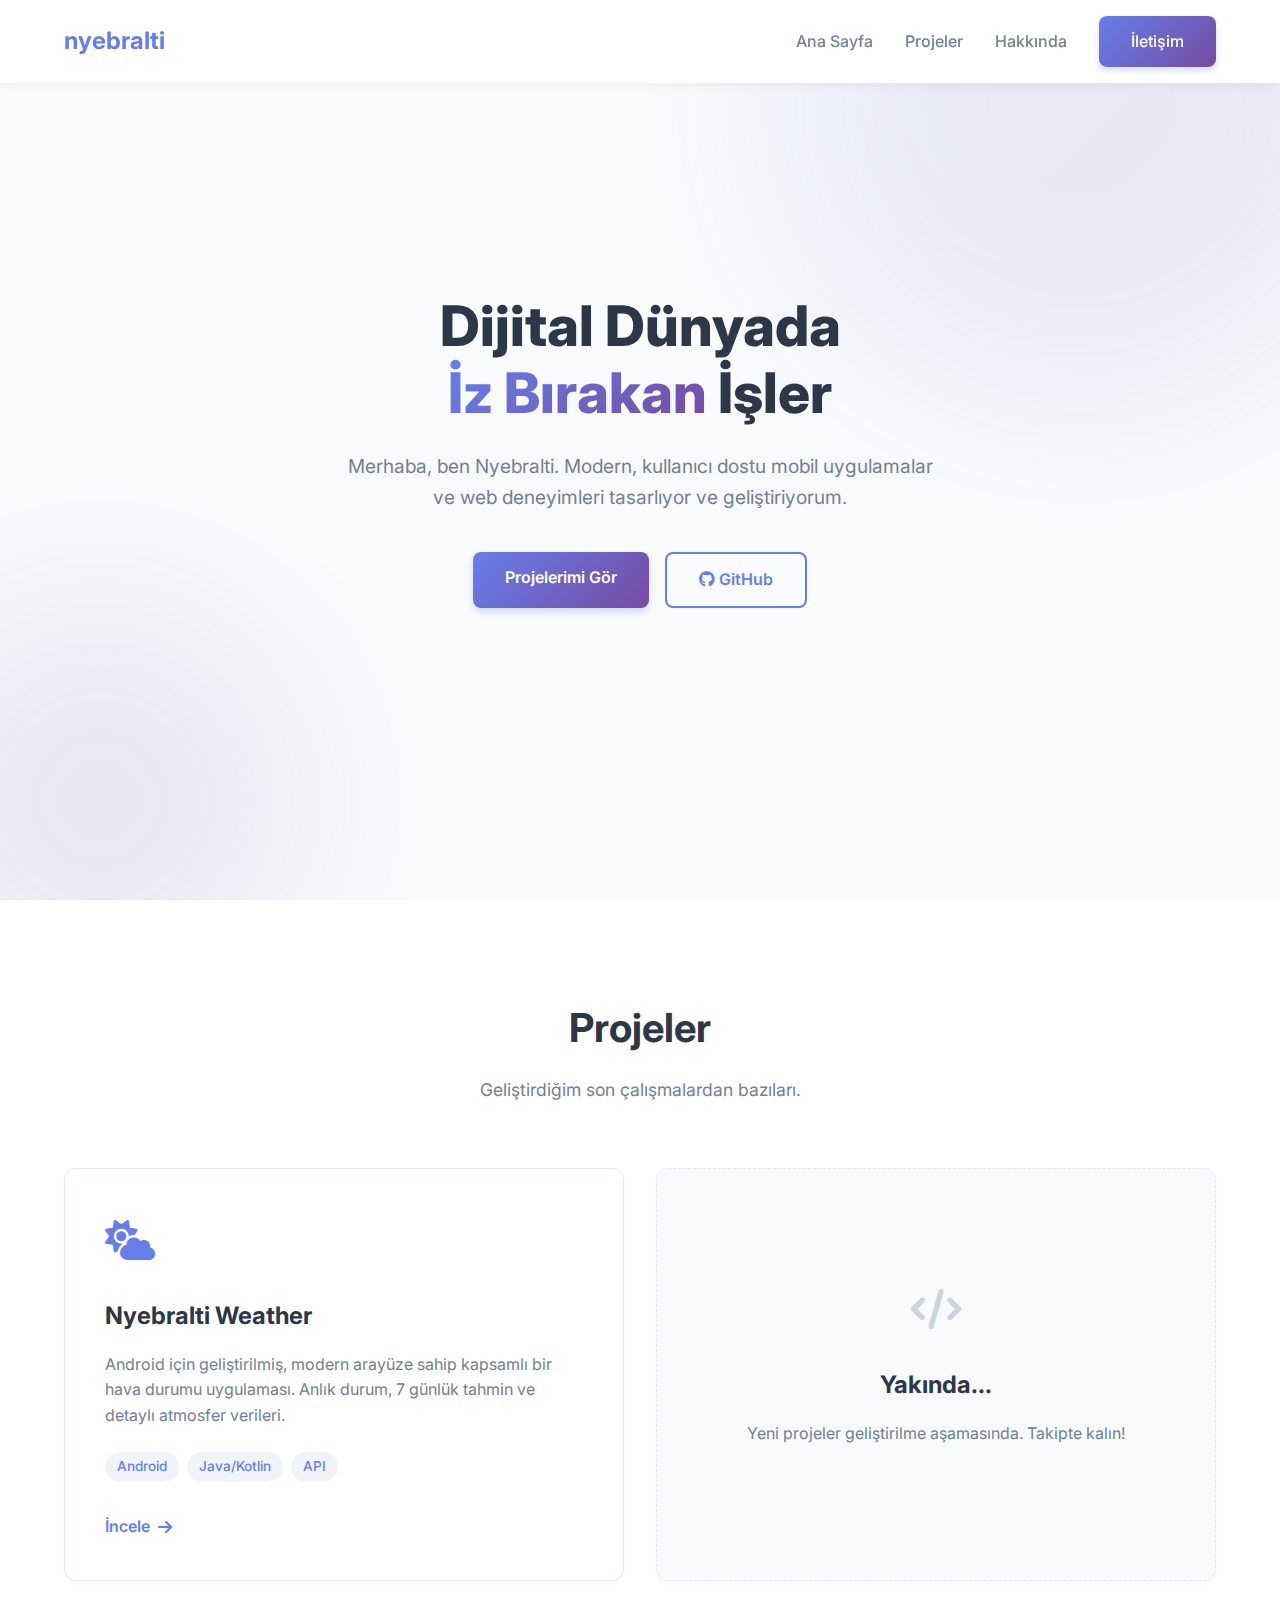
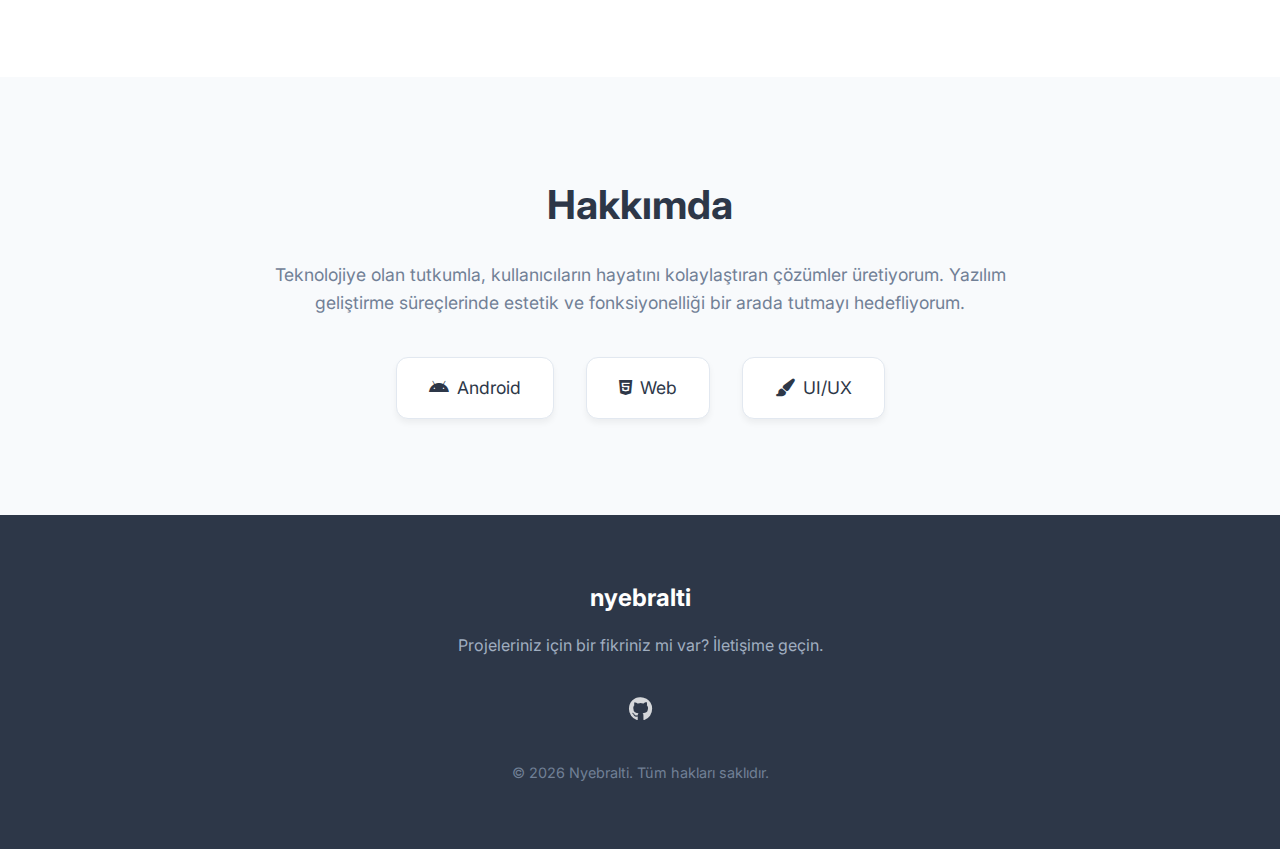
<file: index.html>
<!DOCTYPE html>
<html lang="tr">

<head>
    <meta charset="UTF-8">
    <meta name="viewport" content="width=device-width, initial-scale=1.0">
    <title>Nyebralti | Portfolio</title>
    <meta name="description"
        content="Nyebralti'nin kişisel proje portfolyosu. Mobil uygulamalar, web siteleri ve daha fazlası.">
    <link rel="stylesheet" href="style.css">
    <link rel="preconnect" href="https://fonts.googleapis.com">
    <link rel="preconnect" href="https://fonts.gstatic.com" crossorigin>
    <link href="https://fonts.googleapis.com/css2?family=Inter:wght@300;400;500;600;700&display=swap" rel="stylesheet">
    <link rel="stylesheet" href="https://cdnjs.cloudflare.com/ajax/libs/font-awesome/6.4.0/css/all.min.css">
</head>

<body>
    <div class="background-globule"></div>
    <div class="background-globule secondary"></div>

    <nav class="navbar">
        <div class="logo">nyebralti</div>
        <div class="nav-links">
            <a href="#home">Ana Sayfa</a>
            <a href="#projects">Projeler</a>
            <a href="#about">Hakkında</a>
            <a href="#contact" class="btn-primary">İletişim</a>
        </div>
    </nav>

    <section id="home" class="hero">
        <div class="hero-content">
            <h1>Dijital Dünyada <br><span class="gradient-text">İz Bırakan</span> İşler</h1>
            <p>Merhaba, ben Nyebralti. Modern, kullanıcı dostu mobil uygulamalar ve web deneyimleri tasarlıyor ve
                geliştiriyorum.</p>
            <div class="hero-buttons">
                <a href="#projects" class="btn-primary">Projelerimi Gör</a>
                <a href="https://github.com/nyebralti" target="_blank" class="btn-secondary"><i
                        class="fab fa-github"></i> GitHub</a>
            </div>
        </div>
    </section>

    <section id="projects" class="projects">
        <div class="section-header">
            <h2>Projeler</h2>
            <p>Geliştirdiğim son çalışmalardan bazıları.</p>
        </div>

        <div class="projects-grid">
            <!-- Nyebralti Weather Card -->
            <article class="project-card">
                <div class="card-content">
                    <div class="card-icon">
                        <i class="fas fa-cloud-sun"></i>
                    </div>
                    <h3>Nyebralti Weather</h3>
                    <p>Android için geliştirilmiş, modern arayüze sahip kapsamlı bir hava durumu uygulaması. Anlık
                        durum, 7 günlük tahmin ve detaylı atmosfer verileri.</p>
                    <div class="card-tags">
                        <span>Android</span>
                        <span>Java/Kotlin</span>
                        <span>API</span>
                    </div>
                    <div class="card-actions">
                        <a href="./nyebraltiweather/" class="btn-text">İncele <i class="fas fa-arrow-right"></i></a>
                    </div>
                </div>
            </article>

            <!-- Placeholder for future projects -->
            <article class="project-card placeholder">
                <div class="card-content">
                    <div class="card-icon">
                        <i class="fas fa-code"></i>
                    </div>
                    <h3>Yakında...</h3>
                    <p>Yeni projeler geliştirilme aşamasında. Takipte kalın!</p>
                </div>
            </article>
        </div>
    </section>

    <section id="about" class="about">
        <div class="about-container">
            <div class="about-text">
                <h2>Hakkımda</h2>
                <p>Teknolojiye olan tutkumla, kullanıcıların hayatını kolaylaştıran çözümler üretiyorum. Yazılım
                    geliştirme süreçlerinde estetik ve fonksiyonelliği bir arada tutmayı hedefliyorum.</p>
                <div class="skills">
                    <div class="skill"><i class="fab fa-android"></i> Android</div>
                    <div class="skill"><i class="fab fa-html5"></i> Web</div>
                    <div class="skill"><i class="fas fa-paint-brush"></i> UI/UX</div>
                </div>
            </div>
        </div>
    </section>

    <footer id="contact">
        <div class="footer-content">
            <div class="footer-logo">nyebralti</div>
            <p>Projeleriniz için bir fikriniz mi var? İletişime geçin.</p>
            <div class="social-links">
                <a href="https://github.com/nyebralti" target="_blank"><i class="fab fa-github"></i></a>
                <!-- Add other social links if available -->
            </div>
            <div class="copyright">
                &copy; 2026 Nyebralti. Tüm hakları saklıdır.
            </div>
        </div>
    </footer>

    <script src="script.js"></script>
</body>

</html>
</file>
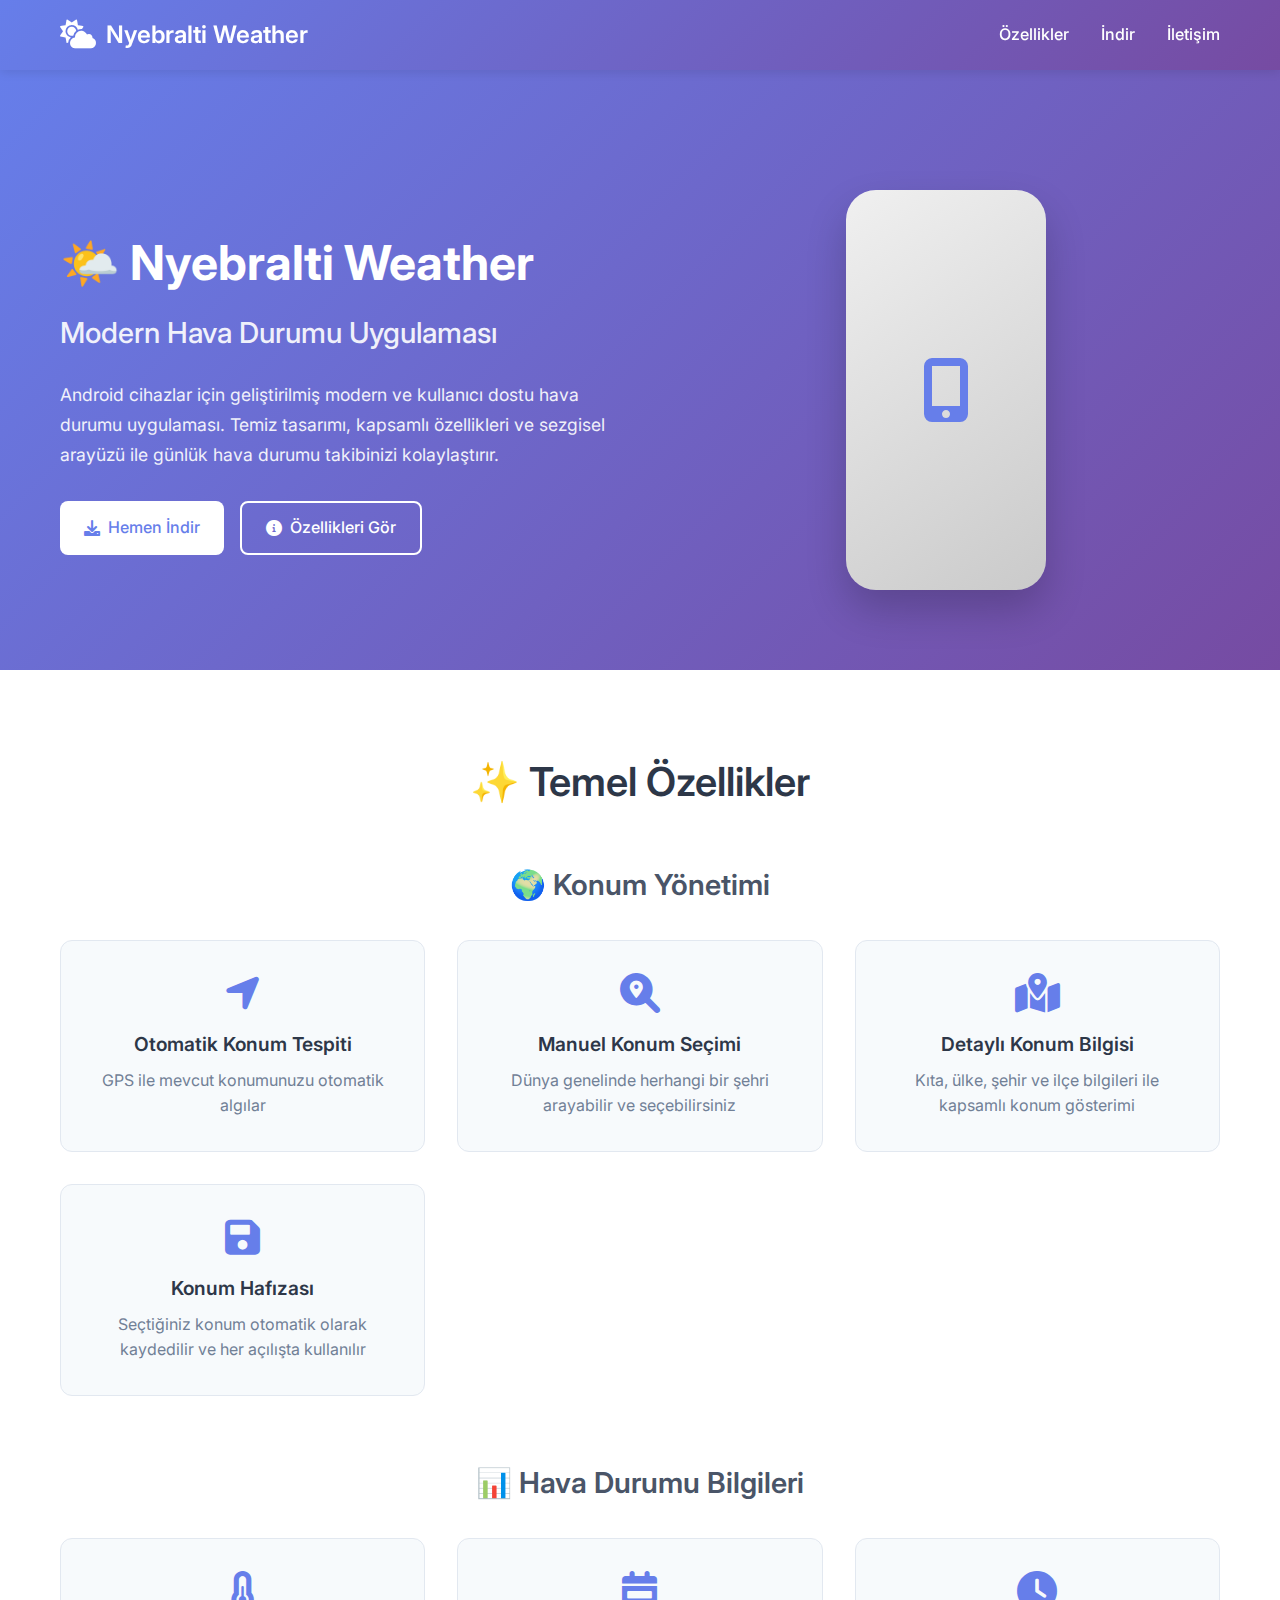
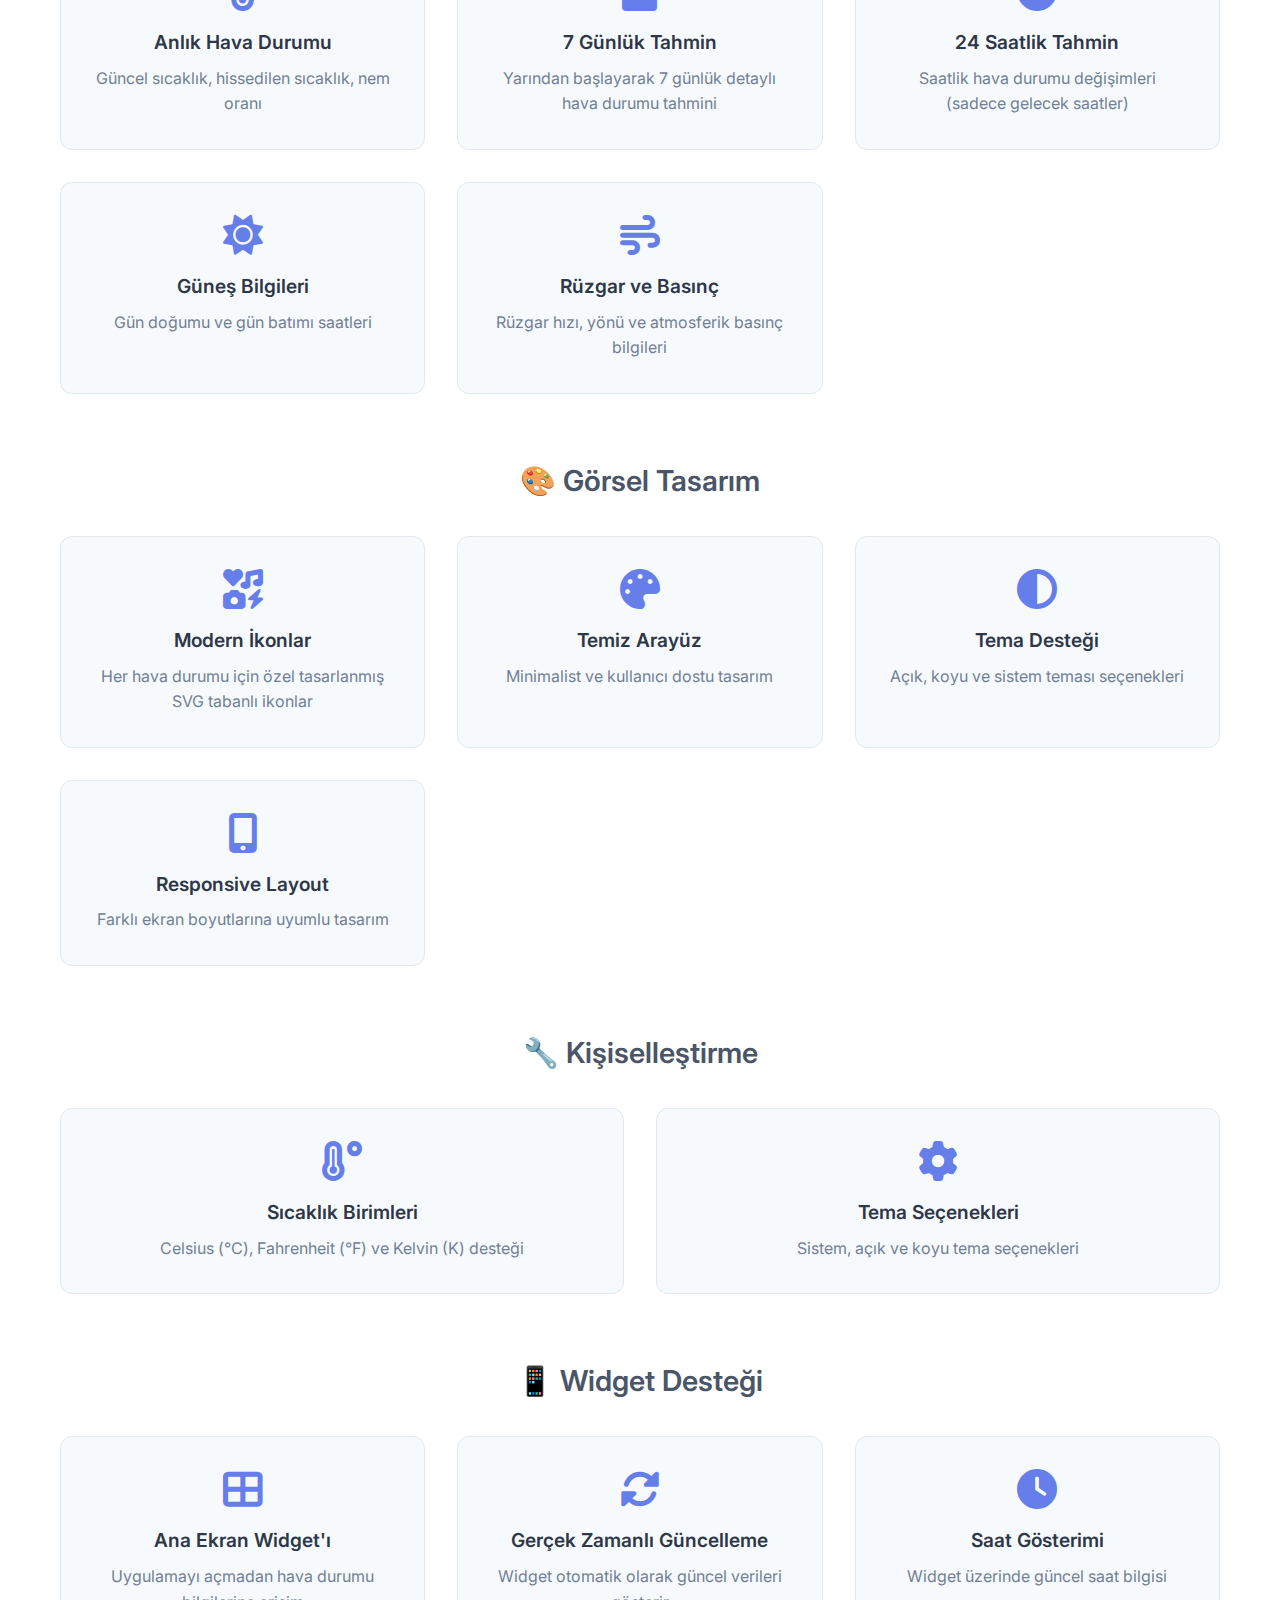
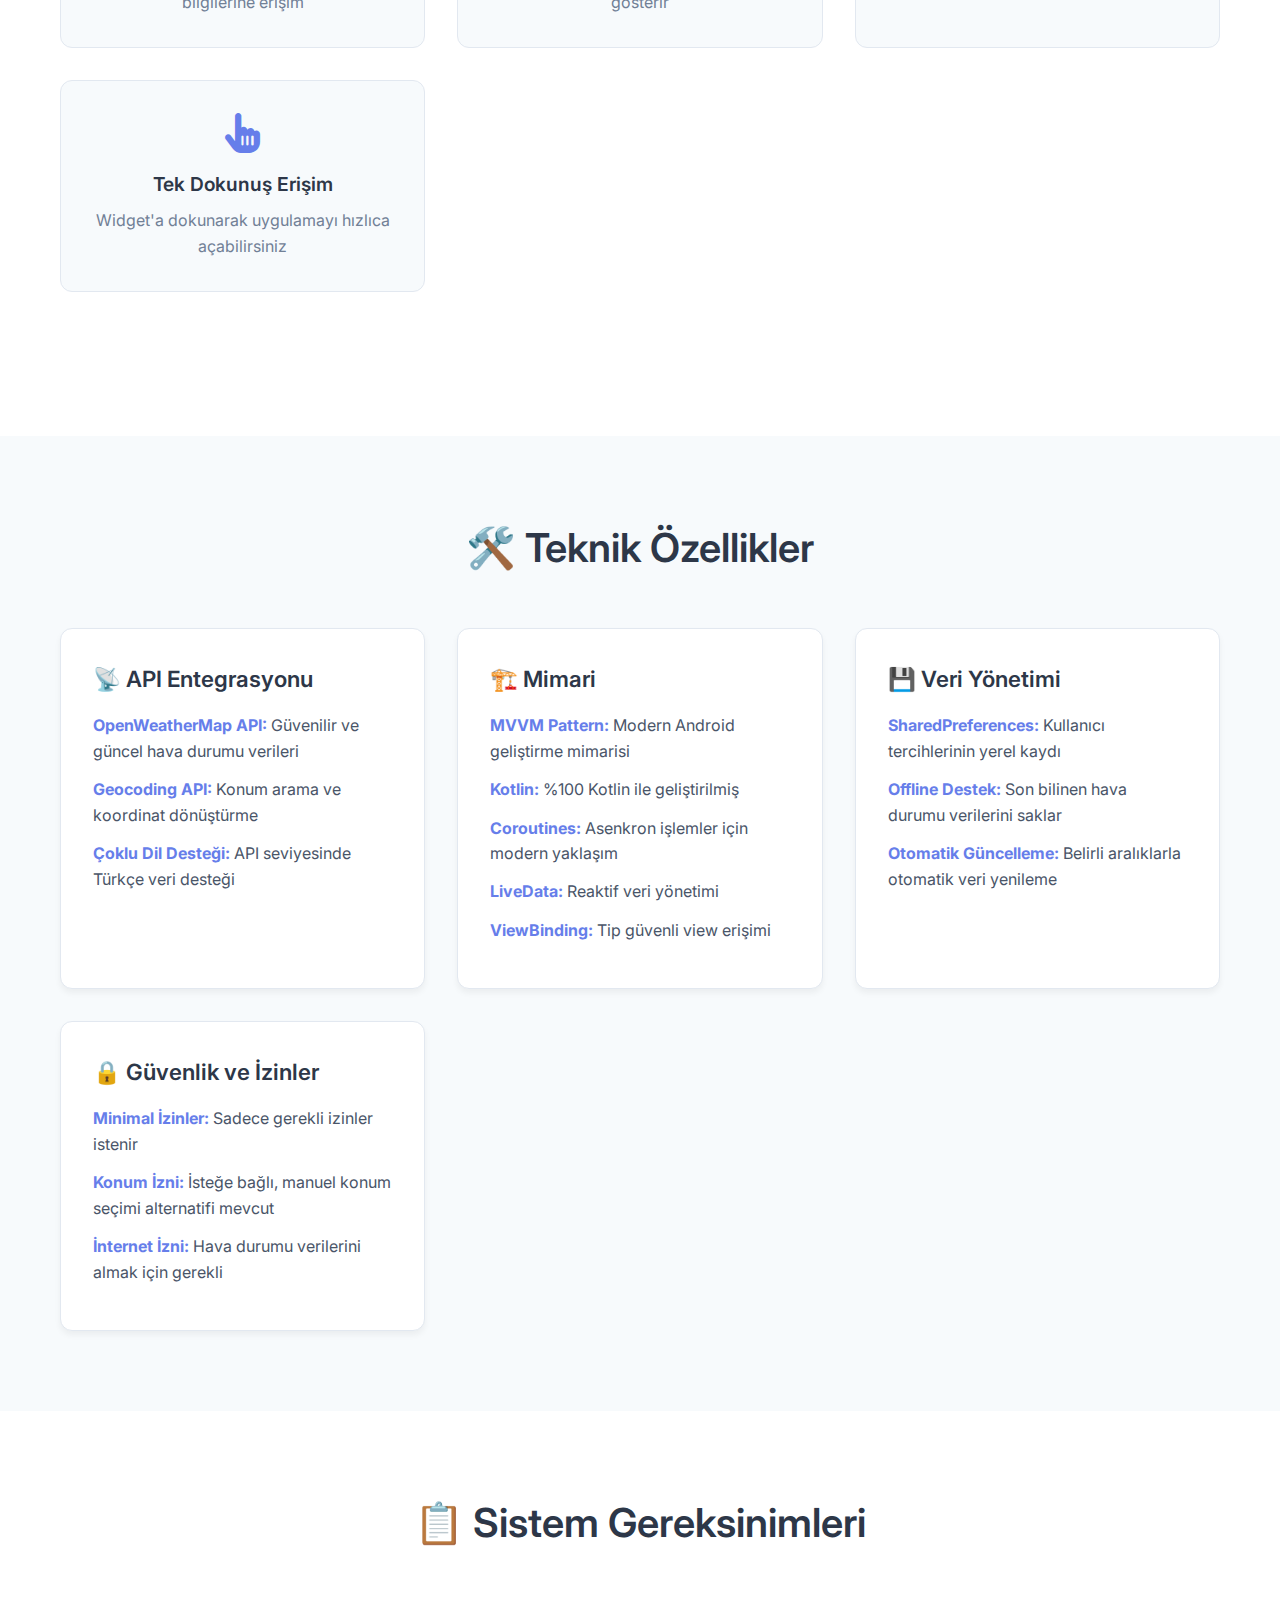
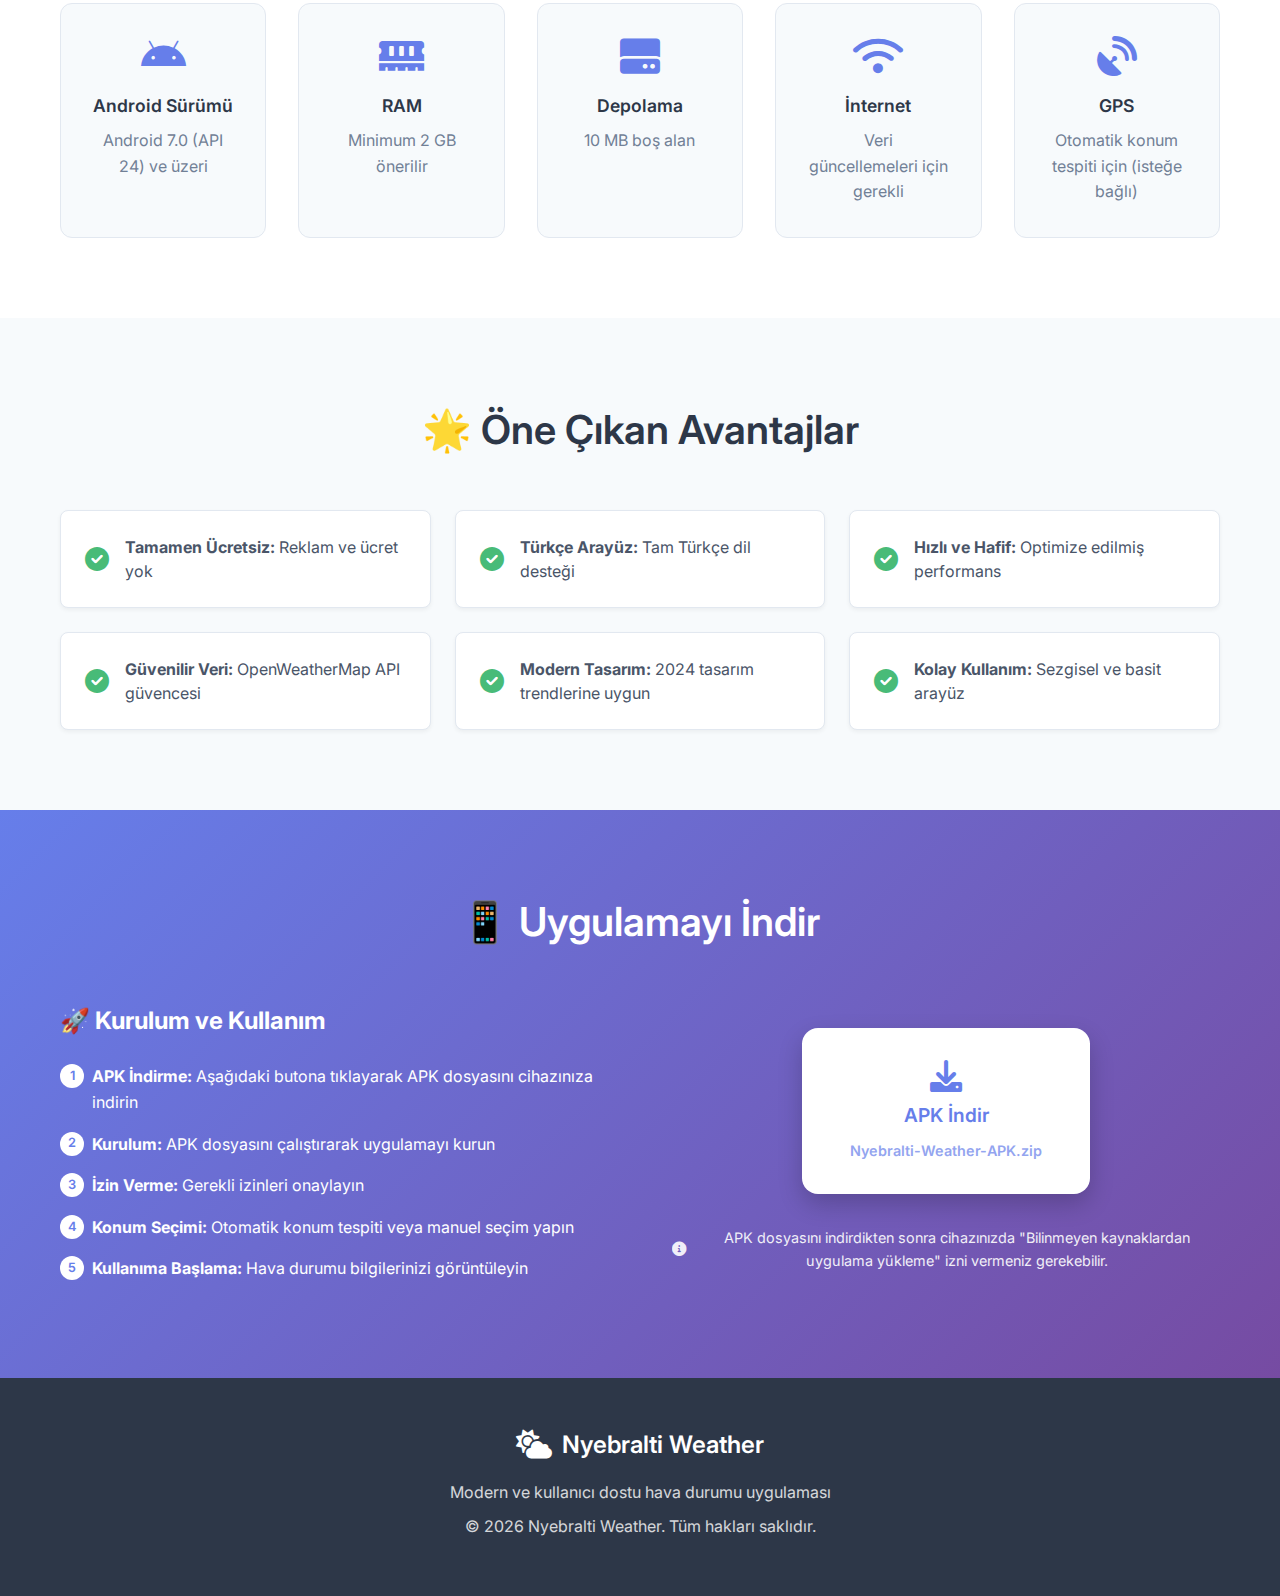
<file: nyebraltiweather/index.html>
<!DOCTYPE html>
<html lang="tr">

<head>
    <meta charset="UTF-8">
    <meta name="viewport" content="width=device-width, initial-scale=1.0">
    <title>Nyebralti Weather - Modern Hava Durumu Uygulaması</title>
    <link rel="stylesheet" href="style.css">
    <link href="https://fonts.googleapis.com/css2?family=Inter:wght@300;400;500;600;700&display=swap" rel="stylesheet">
    <link rel="stylesheet" href="https://cdnjs.cloudflare.com/ajax/libs/font-awesome/6.0.0/css/all.min.css">
</head>

<body>
    <!-- Header -->
    <header class="header">
        <nav class="nav">
            <div class="nav-brand">
                <i class="fas fa-cloud-sun"></i>
                <span>Nyebralti Weather</span>
            </div>
            <div class="nav-links">
                <a href="#features">Özellikler</a>
                <a href="#download">İndir</a>
                <a href="#contact">İletişim</a>
            </div>
        </nav>
    </header>

    <!-- Hero Section -->
    <section class="hero">
        <div class="container">
            <div class="hero-content">
                <h1>🌤️ Nyebralti Weather</h1>
                <h2>Modern Hava Durumu Uygulaması</h2>
                <p class="hero-description">
                    Android cihazlar için geliştirilmiş modern ve kullanıcı dostu hava durumu uygulaması.
                    Temiz tasarımı, kapsamlı özellikleri ve sezgisel arayüzü ile günlük hava durumu takibinizi
                    kolaylaştırır.
                </p>
                <div class="hero-buttons">
                    <a href="#download" class="btn btn-primary">
                        <i class="fas fa-download"></i>
                        Hemen İndir
                    </a>
                    <a href="#features" class="btn btn-secondary">
                        <i class="fas fa-info-circle"></i>
                        Özellikleri Gör
                    </a>
                </div>
            </div>
            <div class="hero-image">
                <div class="phone-mockup">
                    <i class="fas fa-mobile-alt"></i>
                </div>
            </div>
        </div>
    </section>

    <!-- Features Section -->
    <section id="features" class="features">
        <div class="container">
            <h2 class="section-title">✨ Temel Özellikler</h2>

            <!-- Konum Yönetimi -->
            <div class="feature-group">
                <h3>🌍 Konum Yönetimi</h3>
                <div class="feature-grid">
                    <div class="feature-card">
                        <i class="fas fa-location-arrow"></i>
                        <h4>Otomatik Konum Tespiti</h4>
                        <p>GPS ile mevcut konumunuzu otomatik algılar</p>
                    </div>
                    <div class="feature-card">
                        <i class="fas fa-search-location"></i>
                        <h4>Manuel Konum Seçimi</h4>
                        <p>Dünya genelinde herhangi bir şehri arayabilir ve seçebilirsiniz</p>
                    </div>
                    <div class="feature-card">
                        <i class="fas fa-map-marked-alt"></i>
                        <h4>Detaylı Konum Bilgisi</h4>
                        <p>Kıta, ülke, şehir ve ilçe bilgileri ile kapsamlı konum gösterimi</p>
                    </div>
                    <div class="feature-card">
                        <i class="fas fa-save"></i>
                        <h4>Konum Hafızası</h4>
                        <p>Seçtiğiniz konum otomatik olarak kaydedilir ve her açılışta kullanılır</p>
                    </div>
                </div>
            </div>

            <!-- Hava Durumu Bilgileri -->
            <div class="feature-group">
                <h3>📊 Hava Durumu Bilgileri</h3>
                <div class="feature-grid">
                    <div class="feature-card">
                        <i class="fas fa-thermometer-half"></i>
                        <h4>Anlık Hava Durumu</h4>
                        <p>Güncel sıcaklık, hissedilen sıcaklık, nem oranı</p>
                    </div>
                    <div class="feature-card">
                        <i class="fas fa-calendar-week"></i>
                        <h4>7 Günlük Tahmin</h4>
                        <p>Yarından başlayarak 7 günlük detaylı hava durumu tahmini</p>
                    </div>
                    <div class="feature-card">
                        <i class="fas fa-clock"></i>
                        <h4>24 Saatlik Tahmin</h4>
                        <p>Saatlik hava durumu değişimleri (sadece gelecek saatler)</p>
                    </div>
                    <div class="feature-card">
                        <i class="fas fa-sun"></i>
                        <h4>Güneş Bilgileri</h4>
                        <p>Gün doğumu ve gün batımı saatleri</p>
                    </div>
                    <div class="feature-card">
                        <i class="fas fa-wind"></i>
                        <h4>Rüzgar ve Basınç</h4>
                        <p>Rüzgar hızı, yönü ve atmosferik basınç bilgileri</p>
                    </div>
                </div>
            </div>
            <!-- Görsel Tasarım -->
            <div class="feature-group">
                <h3>🎨 Görsel Tasarım</h3>
                <div class="feature-grid">
                    <div class="feature-card">
                        <i class="fas fa-icons"></i>
                        <h4>Modern İkonlar</h4>
                        <p>Her hava durumu için özel tasarlanmış SVG tabanlı ikonlar</p>
                    </div>
                    <div class="feature-card">
                        <i class="fas fa-palette"></i>
                        <h4>Temiz Arayüz</h4>
                        <p>Minimalist ve kullanıcı dostu tasarım</p>
                    </div>
                    <div class="feature-card">
                        <i class="fas fa-adjust"></i>
                        <h4>Tema Desteği</h4>
                        <p>Açık, koyu ve sistem teması seçenekleri</p>
                    </div>
                    <div class="feature-card">
                        <i class="fas fa-mobile-alt"></i>
                        <h4>Responsive Layout</h4>
                        <p>Farklı ekran boyutlarına uyumlu tasarım</p>
                    </div>
                </div>
            </div>

            <!-- Kişiselleştirme -->
            <div class="feature-group">
                <h3>🔧 Kişiselleştirme</h3>
                <div class="feature-grid">
                    <div class="feature-card">
                        <i class="fas fa-temperature-high"></i>
                        <h4>Sıcaklık Birimleri</h4>
                        <p>Celsius (°C), Fahrenheit (°F) ve Kelvin (K) desteği</p>
                    </div>
                    <div class="feature-card">
                        <i class="fas fa-cog"></i>
                        <h4>Tema Seçenekleri</h4>
                        <p>Sistem, açık ve koyu tema seçenekleri</p>
                    </div>
                </div>
            </div>

            <!-- Widget Desteği -->
            <div class="feature-group">
                <h3>📱 Widget Desteği</h3>
                <div class="feature-grid">
                    <div class="feature-card">
                        <i class="fas fa-th-large"></i>
                        <h4>Ana Ekran Widget'ı</h4>
                        <p>Uygulamayı açmadan hava durumu bilgilerine erişim</p>
                    </div>
                    <div class="feature-card">
                        <i class="fas fa-sync-alt"></i>
                        <h4>Gerçek Zamanlı Güncelleme</h4>
                        <p>Widget otomatik olarak güncel verileri gösterir</p>
                    </div>
                    <div class="feature-card">
                        <i class="fas fa-clock"></i>
                        <h4>Saat Gösterimi</h4>
                        <p>Widget üzerinde güncel saat bilgisi</p>
                    </div>
                    <div class="feature-card">
                        <i class="fas fa-hand-pointer"></i>
                        <h4>Tek Dokunuş Erişim</h4>
                        <p>Widget'a dokunarak uygulamayı hızlıca açabilirsiniz</p>
                    </div>
                </div>
            </div>
        </div>
    </section>

    <!-- Technical Features -->
    <section class="technical-features">
        <div class="container">
            <h2 class="section-title">🛠️ Teknik Özellikler</h2>

            <div class="tech-grid">
                <div class="tech-card">
                    <h3>📡 API Entegrasyonu</h3>
                    <ul>
                        <li><strong>OpenWeatherMap API:</strong> Güvenilir ve güncel hava durumu verileri</li>
                        <li><strong>Geocoding API:</strong> Konum arama ve koordinat dönüştürme</li>
                        <li><strong>Çoklu Dil Desteği:</strong> API seviyesinde Türkçe veri desteği</li>
                    </ul>
                </div>

                <div class="tech-card">
                    <h3>🏗️ Mimari</h3>
                    <ul>
                        <li><strong>MVVM Pattern:</strong> Modern Android geliştirme mimarisi</li>
                        <li><strong>Kotlin:</strong> %100 Kotlin ile geliştirilmiş</li>
                        <li><strong>Coroutines:</strong> Asenkron işlemler için modern yaklaşım</li>
                        <li><strong>LiveData:</strong> Reaktif veri yönetimi</li>
                        <li><strong>ViewBinding:</strong> Tip güvenli view erişimi</li>
                    </ul>
                </div>

                <div class="tech-card">
                    <h3>💾 Veri Yönetimi</h3>
                    <ul>
                        <li><strong>SharedPreferences:</strong> Kullanıcı tercihlerinin yerel kaydı</li>
                        <li><strong>Offline Destek:</strong> Son bilinen hava durumu verilerini saklar</li>
                        <li><strong>Otomatik Güncelleme:</strong> Belirli aralıklarla otomatik veri yenileme</li>
                    </ul>
                </div>

                <div class="tech-card">
                    <h3>🔒 Güvenlik ve İzinler</h3>
                    <ul>
                        <li><strong>Minimal İzinler:</strong> Sadece gerekli izinler istenir</li>
                        <li><strong>Konum İzni:</strong> İsteğe bağlı, manuel konum seçimi alternatifi mevcut</li>
                        <li><strong>İnternet İzni:</strong> Hava durumu verilerini almak için gerekli</li>
                    </ul>
                </div>
            </div>
        </div>
    </section>

    <!-- System Requirements -->
    <section class="requirements">
        <div class="container">
            <h2 class="section-title">📋 Sistem Gereksinimleri</h2>
            <div class="requirements-grid">
                <div class="requirement-item">
                    <i class="fab fa-android"></i>
                    <h4>Android Sürümü</h4>
                    <p>Android 7.0 (API 24) ve üzeri</p>
                </div>
                <div class="requirement-item">
                    <i class="fas fa-memory"></i>
                    <h4>RAM</h4>
                    <p>Minimum 2 GB önerilir</p>
                </div>
                <div class="requirement-item">
                    <i class="fas fa-hdd"></i>
                    <h4>Depolama</h4>
                    <p>10 MB boş alan</p>
                </div>
                <div class="requirement-item">
                    <i class="fas fa-wifi"></i>
                    <h4>İnternet</h4>
                    <p>Veri güncellemeleri için gerekli</p>
                </div>
                <div class="requirement-item">
                    <i class="fas fa-satellite-dish"></i>
                    <h4>GPS</h4>
                    <p>Otomatik konum tespiti için (isteğe bağlı)</p>
                </div>
            </div>
        </div>
    </section>

    <!-- Advantages -->
    <section class="advantages">
        <div class="container">
            <h2 class="section-title">🌟 Öne Çıkan Avantajlar</h2>
            <div class="advantages-grid">
                <div class="advantage-item">
                    <i class="fas fa-check-circle"></i>
                    <span><strong>Tamamen Ücretsiz:</strong> Reklam ve ücret yok</span>
                </div>
                <div class="advantage-item">
                    <i class="fas fa-check-circle"></i>
                    <span><strong>Türkçe Arayüz:</strong> Tam Türkçe dil desteği</span>
                </div>
                <div class="advantage-item">
                    <i class="fas fa-check-circle"></i>
                    <span><strong>Hızlı ve Hafif:</strong> Optimize edilmiş performans</span>
                </div>
                <div class="advantage-item">
                    <i class="fas fa-check-circle"></i>
                    <span><strong>Güvenilir Veri:</strong> OpenWeatherMap API güvencesi</span>
                </div>
                <div class="advantage-item">
                    <i class="fas fa-check-circle"></i>
                    <span><strong>Modern Tasarım:</strong> 2024 tasarım trendlerine uygun</span>
                </div>
                <div class="advantage-item">
                    <i class="fas fa-check-circle"></i>
                    <span><strong>Kolay Kullanım:</strong> Sezgisel ve basit arayüz</span>
                </div>
            </div>
        </div>
    </section>

    <!-- Download Section -->
    <section id="download" class="download">
        <div class="container">
            <h2 class="section-title">📱 Uygulamayı İndir</h2>
            <div class="download-content">
                <div class="download-info">
                    <h3>🚀 Kurulum ve Kullanım</h3>
                    <ol class="installation-steps">
                        <li><strong>APK İndirme:</strong> Aşağıdaki butona tıklayarak APK dosyasını cihazınıza indirin
                        </li>
                        <li><strong>Kurulum:</strong> APK dosyasını çalıştırarak uygulamayı kurun</li>
                        <li><strong>İzin Verme:</strong> Gerekli izinleri onaylayın</li>
                        <li><strong>Konum Seçimi:</strong> Otomatik konum tespiti veya manuel seçim yapın</li>
                        <li><strong>Kullanıma Başlama:</strong> Hava durumu bilgilerinizi görüntüleyin</li>
                    </ol>
                </div>
                <div class="download-button-container">
                    <a href="Nyebralti-Weather-APK.zip" class="download-btn" download>
                        <i class="fas fa-download"></i>
                        <span>APK İndir</span>
                        <small>Nyebralti-Weather-APK.zip</small>
                    </a>
                    <p class="download-note">
                        <i class="fas fa-info-circle"></i>
                        APK dosyasını indirdikten sonra cihazınızda "Bilinmeyen kaynaklardan uygulama yükleme" izni
                        vermeniz gerekebilir.
                    </p>
                </div>
            </div>
        </div>
    </section>

    <!-- Footer -->
    <footer class="footer">
        <div class="container">
            <div class="footer-content">
                <div class="footer-brand">
                    <i class="fas fa-cloud-sun"></i>
                    <span>Nyebralti Weather</span>
                </div>
                <div class="footer-info">
                    <p>Modern ve kullanıcı dostu hava durumu uygulaması</p>
                    <p>&copy; 2026 Nyebralti Weather. Tüm hakları saklıdır.</p>
                </div>
            </div>
        </div>
    </footer>

    <script src="script.js"></script>
</body>

</html>
</file>
<file: style.css>
:root {
    --primary-gradient: linear-gradient(135deg, #667eea 0%, #764ba2 100%);
    --bg-color: #f8fafc;
    --text-primary: #2d3748;
    --text-secondary: #718096;
    --accent-color: #667eea;
    --card-bg: #ffffff;
    --card-border: #e2e8f0;
    --transition: all 0.3s ease;
}

* {
    margin: 0;
    padding: 0;
    box-sizing: border-box;
}

html {
    scroll-behavior: smooth;
}

body {
    font-family: 'Inter', sans-serif;
    background-color: var(--bg-color);
    color: var(--text-primary);
    line-height: 1.6;
    overflow-x: hidden;
}

/* Navbar */
.navbar {
    display: flex;
    justify-content: space-between;
    align-items: center;
    padding: 1rem 5%;
    position: fixed;
    top: 0;
    width: 100%;
    z-index: 1000;
    background: white;
    box-shadow: 0 2px 10px rgba(0, 0, 0, 0.05);
}

.logo {
    font-size: 1.5rem;
    font-weight: 700;
    color: var(--accent-color);
}

.nav-links {
    display: flex;
    gap: 2rem;
    align-items: center;
}

.nav-links a {
    text-decoration: none;
    color: var(--text-secondary);
    font-weight: 500;
    transition: var(--transition);
}

.nav-links a:hover {
    color: var(--accent-color);
}

/* Buttons */
.btn-primary {
    background: var(--primary-gradient);
    color: white !important;
    padding: 0.8rem 2rem;
    border-radius: 8px;
    font-weight: 600;
    transition: var(--transition);
    border: none;
    cursor: pointer;
    text-decoration: none;
    display: inline-block;
    box-shadow: 0 4px 6px rgba(102, 126, 234, 0.25);
}

.btn-primary:hover {
    transform: translateY(-2px);
    box-shadow: 0 6px 15px rgba(102, 126, 234, 0.4);
}

.btn-secondary {
    background: transparent;
    color: var(--accent-color) !important;
    padding: 0.8rem 2rem;
    border-radius: 8px;
    font-weight: 600;
    transition: var(--transition);
    border: 2px solid var(--accent-color);
    cursor: pointer;
    text-decoration: none;
    display: inline-block;
}

.btn-secondary:hover {
    background: var(--accent-color);
    color: white !important;
    transform: translateY(-2px);
}

.btn-text {
    color: var(--accent-color);
    text-decoration: none;
    font-weight: 600;
    display: inline-flex;
    align-items: center;
    gap: 0.5rem;
    transition: var(--transition);
}

.btn-text:hover {
    gap: 0.75rem;
}

/* Hero Section */
.hero {
    min-height: 100vh;
    display: flex;
    align-items: center;
    justify-content: center;
    padding: 0 5%;
    text-align: center;
    background: var(--bg-color);
    position: relative;
    overflow: hidden;
}

/* Background blob */
.hero::before {
    content: '';
    position: absolute;
    width: 600px;
    height: 600px;
    background: var(--primary-gradient);
    opacity: 0.1;
    filter: blur(80px);
    border-radius: 50%;
    top: -200px;
    right: -100px;
    z-index: 0;
}

.hero::after {
    content: '';
    position: absolute;
    width: 400px;
    height: 400px;
    background: #764ba2;
    opacity: 0.1;
    filter: blur(80px);
    border-radius: 50%;
    bottom: -100px;
    left: -100px;
    z-index: 0;
}

.hero-content {
    max-width: 800px;
    z-index: 1;
}

.hero-content h1 {
    font-size: 3.5rem;
    line-height: 1.2;
    margin-bottom: 1.5rem;
    font-weight: 800;
    color: var(--text-primary);
}

.gradient-text {
    background: var(--primary-gradient);
    -webkit-background-clip: text;
    background-clip: text;
    color: transparent;
}

.hero-content p {
    color: var(--text-secondary);
    font-size: 1.2rem;
    max-width: 600px;
    margin: 0 auto 2.5rem;
}

.hero-buttons {
    display: flex;
    gap: 1rem;
    justify-content: center;
}

/* Projects Section */
.projects {
    padding: 6rem 5%;
    background: white;
}

.section-header {
    text-align: center;
    margin-bottom: 4rem;
}

.section-header h2 {
    font-size: 2.5rem;
    margin-bottom: 1rem;
    color: var(--text-primary);
}

.section-header p {
    color: var(--text-secondary);
    font-size: 1.1rem;
}

.projects-grid {
    display: grid;
    grid-template-columns: repeat(auto-fit, minmax(300px, 1fr));
    gap: 2rem;
    max-width: 1200px;
    margin: 0 auto;
}

.project-card {
    background: var(--card-bg);
    border: 1px solid var(--card-border);
    border-radius: 12px;
    padding: 2.5rem;
    transition: var(--transition);
    position: relative;
    overflow: hidden;
    box-shadow: 0 4px 6px rgba(0, 0, 0, 0.02);
}

.project-card:hover {
    transform: translateY(-10px);
    box-shadow: 0 20px 40px rgba(0, 0, 0, 0.08);
    border-color: var(--accent-color);
}

.card-icon {
    font-size: 2.5rem;
    color: var(--accent-color);
    margin-bottom: 1.5rem;
}

.card-content h3 {
    font-size: 1.5rem;
    margin-bottom: 1rem;
    color: var(--text-primary);
}

.card-content p {
    color: var(--text-secondary);
    margin-bottom: 1.5rem;
    font-size: 1rem;
}

.card-tags {
    display: flex;
    flex-wrap: wrap;
    gap: 0.5rem;
    margin-bottom: 2rem;
}

.card-tags span {
    background: #f0f4f8;
    color: var(--accent-color);
    padding: 0.25rem 0.75rem;
    border-radius: 20px;
    font-size: 0.85rem;
    font-weight: 500;
}

.project-card.placeholder {
    display: flex;
    align-items: center;
    justify-content: center;
    text-align: center;
    border-style: dashed;
    background: #f8fafc;
}

.project-card.placeholder .card-icon {
    color: #cbd5e0;
}

/* About Section */
.about {
    padding: 6rem 5%;
    background: var(--bg-color);
}

.about-container {
    max-width: 800px;
    margin: 0 auto;
    text-align: center;
}

.about-text h2 {
    font-size: 2.5rem;
    margin-bottom: 1.5rem;
    color: var(--text-primary);
}

.about-text p {
    color: var(--text-secondary);
    font-size: 1.1rem;
    margin-bottom: 2.5rem;
}

.skills {
    display: flex;
    justify-content: center;
    gap: 2rem;
    flex-wrap: wrap;
}

.skill {
    display: flex;
    align-items: center;
    gap: 0.5rem;
    font-size: 1.1rem;
    color: var(--text-primary);
    background: white;
    padding: 1rem 2rem;
    border-radius: 12px;
    box-shadow: 0 4px 6px rgba(0, 0, 0, 0.05);
    border: 1px solid var(--card-border);
}

/* Footer */
footer {
    padding: 4rem 5%;
    background: #2d3748;
    color: white;
    text-align: center;
}

.footer-logo {
    font-size: 1.5rem;
    font-weight: 700;
    margin-bottom: 1rem;
    color: white;
}

.footer-content p {
    color: #a0aec0;
    margin-bottom: 2rem;
}

.social-links {
    display: flex;
    justify-content: center;
    gap: 1.5rem;
    margin-bottom: 2rem;
}

.social-links a {
    color: white;
    font-size: 1.5rem;
    transition: var(--transition);
    opacity: 0.8;
}

.social-links a:hover {
    opacity: 1;
    transform: translateY(-3px);
}

.copyright {
    color: #718096;
    font-size: 0.9rem;
}

/* Responsive */
@media (max-width: 768px) {
    .navbar {
        padding: 1rem 5%;
    }

    .hero-content h1 {
        font-size: 2.5rem;
    }

    .nav-links {
        display: none;
    }
}
</file>
<file: nyebraltiweather/style.css>
/* Reset and Base Styles */
* {
    margin: 0;
    padding: 0;
    box-sizing: border-box;
}

body {
    font-family: 'Inter', sans-serif;
    line-height: 1.6;
    color: #333;
    background-color: #f8fafc;
}

.container {
    max-width: 1200px;
    margin: 0 auto;
    padding: 0 20px;
}

/* Header */
.header {
    background: linear-gradient(135deg, #667eea 0%, #764ba2 100%);
    color: white;
    padding: 1rem 0;
    position: fixed;
    top: 0;
    width: 100%;
    z-index: 1000;
    box-shadow: 0 2px 10px rgba(0,0,0,0.1);
}

.nav {
    display: flex;
    justify-content: space-between;
    align-items: center;
    max-width: 1200px;
    margin: 0 auto;
    padding: 0 20px;
}

.nav-brand {
    display: flex;
    align-items: center;
    font-size: 1.5rem;
    font-weight: 600;
}

.nav-brand i {
    margin-right: 10px;
    font-size: 1.8rem;
}

.nav-links {
    display: flex;
    gap: 2rem;
}

.nav-links a {
    color: white;
    text-decoration: none;
    font-weight: 500;
    transition: opacity 0.3s ease;
}

.nav-links a:hover {
    opacity: 0.8;
}

/* Hero Section */
.hero {
    background: linear-gradient(135deg, #667eea 0%, #764ba2 100%);
    color: white;
    padding: 120px 0 80px;
    margin-top: 70px;
}

.hero .container {
    display: grid;
    grid-template-columns: 1fr 1fr;
    gap: 4rem;
    align-items: center;
}

.hero-content h1 {
    font-size: 3rem;
    font-weight: 700;
    margin-bottom: 0.5rem;
}

.hero-content h2 {
    font-size: 1.8rem;
    font-weight: 500;
    margin-bottom: 1.5rem;
    opacity: 0.9;
}

.hero-description {
    font-size: 1.1rem;
    margin-bottom: 2rem;
    opacity: 0.9;
    line-height: 1.7;
}

.hero-buttons {
    display: flex;
    gap: 1rem;
}

.btn {
    display: inline-flex;
    align-items: center;
    gap: 0.5rem;
    padding: 12px 24px;
    border-radius: 8px;
    text-decoration: none;
    font-weight: 500;
    transition: all 0.3s ease;
    border: none;
    cursor: pointer;
}

.btn-primary {
    background: white;
    color: #667eea;
}

.btn-primary:hover {
    transform: translateY(-2px);
    box-shadow: 0 5px 15px rgba(0,0,0,0.2);
}

.btn-secondary {
    background: transparent;
    color: white;
    border: 2px solid white;
}

.btn-secondary:hover {
    background: white;
    color: #667eea;
}

.hero-image {
    display: flex;
    justify-content: center;
    align-items: center;
}

.phone-mockup {
    width: 200px;
    height: 400px;
    background: linear-gradient(145deg, #f0f0f0, #cacaca);
    border-radius: 30px;
    display: flex;
    align-items: center;
    justify-content: center;
    box-shadow: 0 20px 40px rgba(0,0,0,0.2);
}

.phone-mockup i {
    font-size: 4rem;
    color: #667eea;
}

/* Features Section */
.features {
    padding: 80px 0;
    background: white;
}

.section-title {
    text-align: center;
    font-size: 2.5rem;
    font-weight: 600;
    margin-bottom: 3rem;
    color: #2d3748;
}

.feature-group {
    margin-bottom: 4rem;
}

.feature-group h3 {
    font-size: 1.8rem;
    font-weight: 600;
    margin-bottom: 2rem;
    color: #4a5568;
    text-align: center;
}

.feature-grid {
    display: grid;
    grid-template-columns: repeat(auto-fit, minmax(280px, 1fr));
    gap: 2rem;
}

.feature-card {
    background: #f7fafc;
    padding: 2rem;
    border-radius: 12px;
    text-align: center;
    transition: all 0.3s ease;
    border: 1px solid #e2e8f0;
}

.feature-card:hover {
    transform: translateY(-5px);
    box-shadow: 0 10px 25px rgba(0,0,0,0.1);
    border-color: #667eea;
}

.feature-card i {
    font-size: 2.5rem;
    color: #667eea;
    margin-bottom: 1rem;
}

.feature-card h4 {
    font-size: 1.2rem;
    font-weight: 600;
    margin-bottom: 0.5rem;
    color: #2d3748;
}

.feature-card p {
    color: #718096;
    line-height: 1.6;
}

/* Technical Features */
.technical-features {
    padding: 80px 0;
    background: #f7fafc;
}

.tech-grid {
    display: grid;
    grid-template-columns: repeat(auto-fit, minmax(300px, 1fr));
    gap: 2rem;
}

.tech-card {
    background: white;
    padding: 2rem;
    border-radius: 12px;
    box-shadow: 0 4px 6px rgba(0,0,0,0.05);
    border: 1px solid #e2e8f0;
}

.tech-card h3 {
    font-size: 1.4rem;
    font-weight: 600;
    margin-bottom: 1rem;
    color: #2d3748;
}

.tech-card ul {
    list-style: none;
}

.tech-card li {
    margin-bottom: 0.8rem;
    color: #4a5568;
    line-height: 1.6;
}

.tech-card li strong {
    color: #667eea;
}

/* Requirements */
.requirements {
    padding: 80px 0;
    background: white;
}

.requirements-grid {
    display: grid;
    grid-template-columns: repeat(auto-fit, minmax(200px, 1fr));
    gap: 2rem;
}

.requirement-item {
    text-align: center;
    padding: 2rem;
    background: #f7fafc;
    border-radius: 12px;
    border: 1px solid #e2e8f0;
    transition: all 0.3s ease;
}

.requirement-item:hover {
    transform: translateY(-3px);
    box-shadow: 0 8px 20px rgba(0,0,0,0.1);
}

.requirement-item i {
    font-size: 2.5rem;
    color: #667eea;
    margin-bottom: 1rem;
}

.requirement-item h4 {
    font-size: 1.1rem;
    font-weight: 600;
    margin-bottom: 0.5rem;
    color: #2d3748;
}

.requirement-item p {
    color: #718096;
}

/* Advantages */
.advantages {
    padding: 80px 0;
    background: #f7fafc;
}

.advantages-grid {
    display: grid;
    grid-template-columns: repeat(auto-fit, minmax(300px, 1fr));
    gap: 1.5rem;
}

.advantage-item {
    display: flex;
    align-items: center;
    gap: 1rem;
    padding: 1.5rem;
    background: white;
    border-radius: 8px;
    box-shadow: 0 2px 4px rgba(0,0,0,0.05);
    border: 1px solid #e2e8f0;
}

.advantage-item i {
    color: #48bb78;
    font-size: 1.5rem;
    flex-shrink: 0;
}

.advantage-item span {
    color: #4a5568;
    line-height: 1.5;
}

/* Download Section */
.download {
    padding: 80px 0;
    background: linear-gradient(135deg, #667eea 0%, #764ba2 100%);
    color: white;
}

.download .section-title {
    color: white;
}

.download-content {
    display: grid;
    grid-template-columns: 1fr 1fr;
    gap: 4rem;
    align-items: center;
}

.download-info h3 {
    font-size: 1.5rem;
    margin-bottom: 1.5rem;
}

.installation-steps {
    list-style: none;
    counter-reset: step-counter;
}

.installation-steps li {
    counter-increment: step-counter;
    margin-bottom: 1rem;
    padding-left: 2rem;
    position: relative;
    line-height: 1.6;
}

.installation-steps li::before {
    content: counter(step-counter);
    position: absolute;
    left: 0;
    top: 0;
    background: white;
    color: #667eea;
    width: 1.5rem;
    height: 1.5rem;
    border-radius: 50%;
    display: flex;
    align-items: center;
    justify-content: center;
    font-weight: 600;
    font-size: 0.8rem;
}

.download-button-container {
    text-align: center;
}

.download-btn {
    display: inline-flex;
    flex-direction: column;
    align-items: center;
    gap: 0.5rem;
    padding: 2rem 3rem;
    background: white;
    color: #667eea;
    text-decoration: none;
    border-radius: 16px;
    font-weight: 600;
    font-size: 1.2rem;
    transition: all 0.3s ease;
    box-shadow: 0 10px 25px rgba(0,0,0,0.2);
}

.download-btn:hover {
    transform: translateY(-5px);
    box-shadow: 0 15px 35px rgba(0,0,0,0.3);
}

.download-btn i {
    font-size: 2rem;
}

.download-btn small {
    font-size: 0.9rem;
    opacity: 0.7;
}

.download-note {
    margin-top: 2rem;
    font-size: 0.9rem;
    opacity: 0.9;
    display: flex;
    align-items: center;
    justify-content: center;
    gap: 0.5rem;
}

/* Footer */
.footer {
    background: #2d3748;
    color: white;
    padding: 3rem 0;
    text-align: center;
}

.footer-content {
    display: flex;
    flex-direction: column;
    align-items: center;
    gap: 1rem;
}

.footer-brand {
    display: flex;
    align-items: center;
    font-size: 1.5rem;
    font-weight: 600;
}

.footer-brand i {
    margin-right: 10px;
    font-size: 1.8rem;
}

.footer-info p {
    margin-bottom: 0.5rem;
    opacity: 0.8;
}

/* Responsive Design */
@media (max-width: 768px) {
    .hero .container {
        grid-template-columns: 1fr;
        text-align: center;
    }
    
    .hero-content h1 {
        font-size: 2.5rem;
    }
    
    .hero-buttons {
        justify-content: center;
        flex-wrap: wrap;
    }
    
    .nav-links {
        display: none;
    }
    
    .download-content {
        grid-template-columns: 1fr;
        text-align: center;
    }
    
    .feature-grid {
        grid-template-columns: 1fr;
    }
    
    .tech-grid {
        grid-template-columns: 1fr;
    }
    
    .requirements-grid {
        grid-template-columns: repeat(auto-fit, minmax(150px, 1fr));
    }
    
    .advantages-grid {
        grid-template-columns: 1fr;
    }
}

@media (max-width: 480px) {
    .container {
        padding: 0 15px;
    }
    
    .hero {
        padding: 100px 0 60px;
    }
    
    .hero-content h1 {
        font-size: 2rem;
    }
    
    .section-title {
        font-size: 2rem;
    }
    
    .download-btn {
        padding: 1.5rem 2rem;
        font-size: 1rem;
    }
}

/* Smooth Scrolling */
html {
    scroll-behavior: smooth;
}

/* Animation */
@keyframes fadeInUp {
    from {
        opacity: 0;
        transform: translateY(30px);
    }
    to {
        opacity: 1;
        transform: translateY(0);
    }
}

.feature-card,
.tech-card,
.requirement-item,
.advantage-item {
    animation: fadeInUp 0.6s ease-out;
}
</file>
